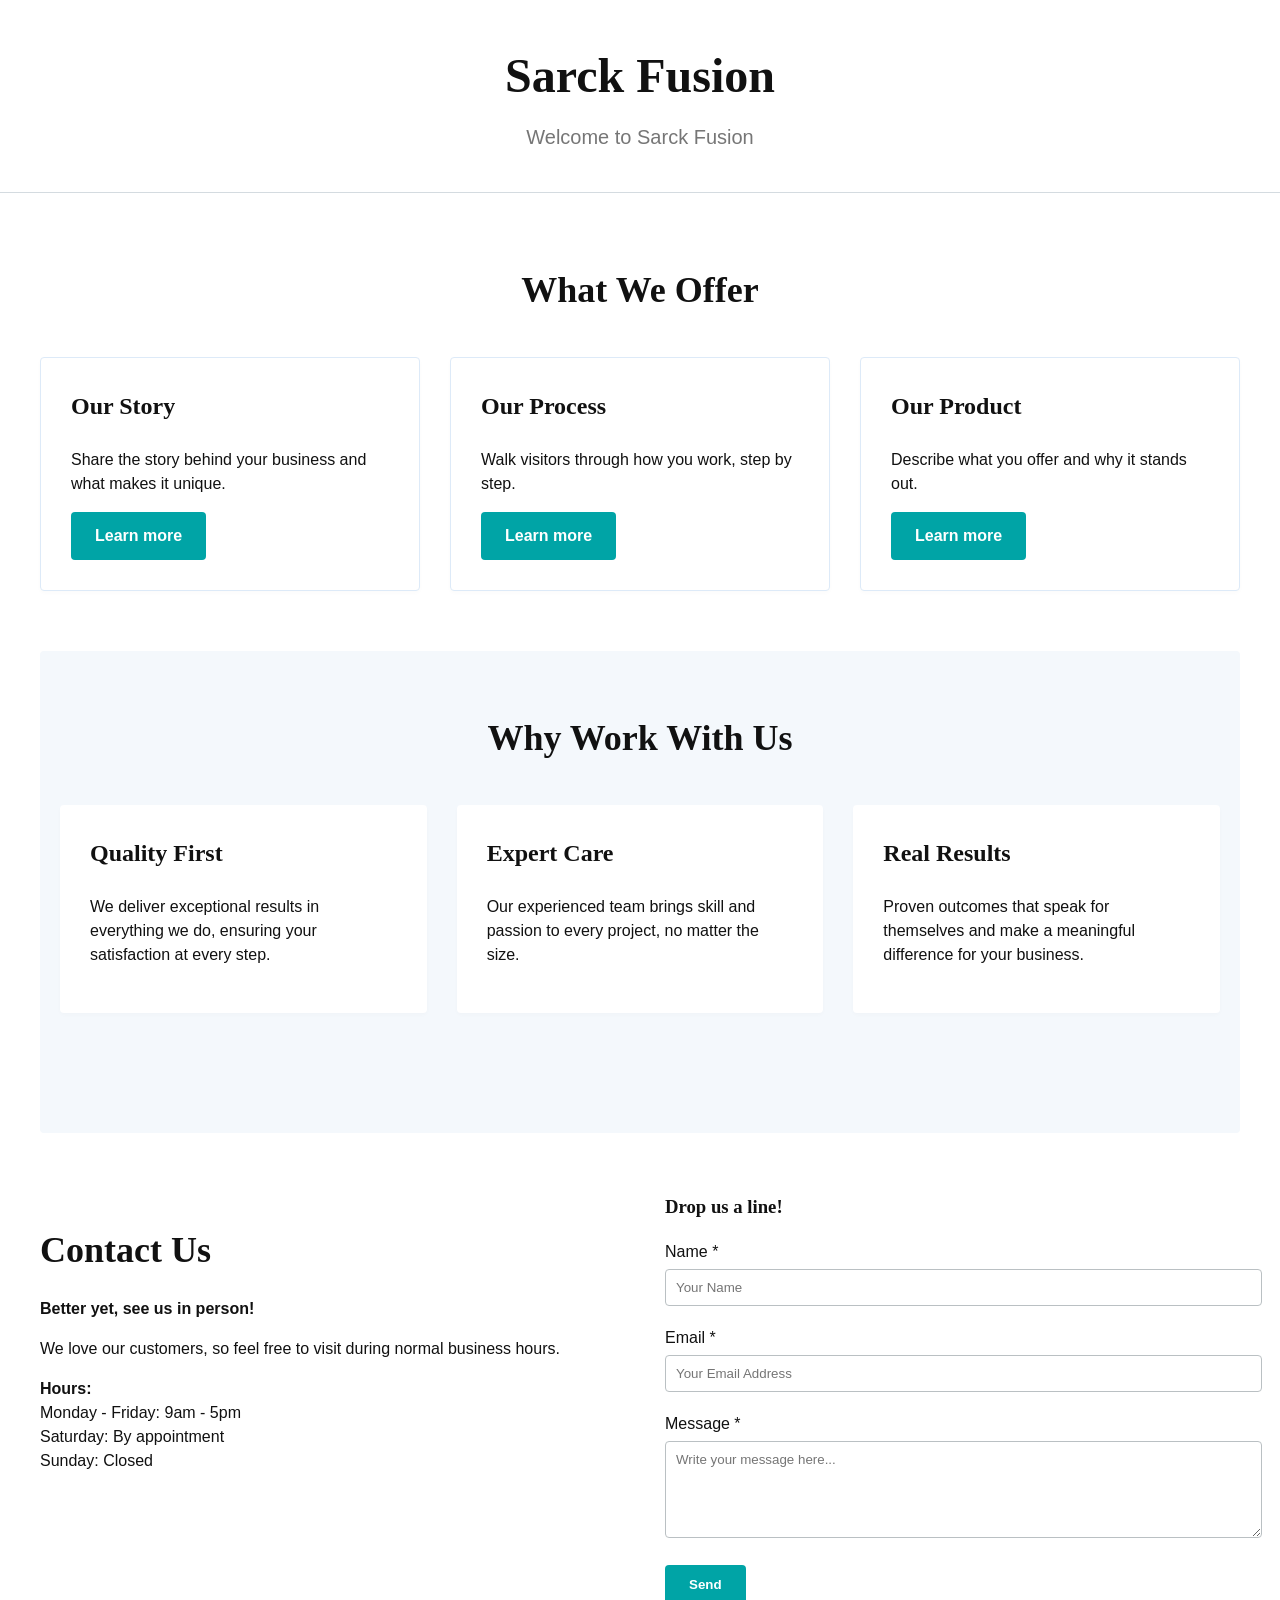
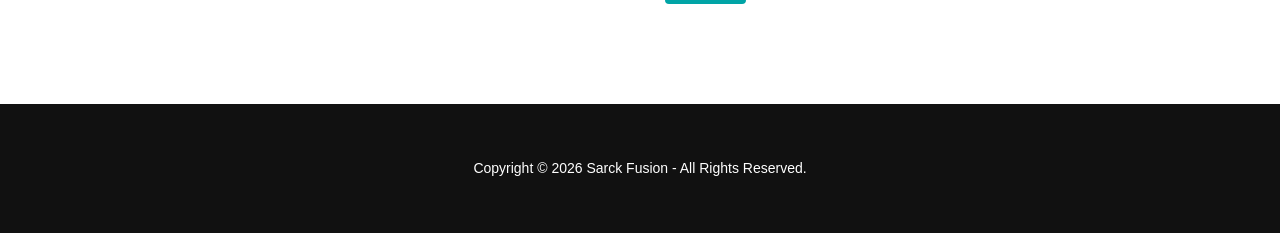
<file: indexold.html>
<!DOCTYPE html>
<html lang="en-IN" dir="ltr">
<head>
    <meta charset="UTF-8">
    <meta name="viewport" content="width=device-width, initial-scale=1.0">
    <title>Sarck Fusion</title>
    
    <!-- Design Fonts -->
    <link rel="stylesheet" href="https://wsimg.com">
    <link rel="stylesheet" href="https://wsimg.com">
    <link rel="stylesheet" href="https://wsimg.com">

    <style>
        :root {
            --primary-color: #00a4a6;
            --secondary-color: #09757a;
            --bg-color: #ffffff;
            --text-color: #111111;
            --muted-text: #767676;
            --accent-bg: #f4f8fc;
            --font-sans: 'gdsherpa', Helvetica, Arial, sans-serif;
            --font-serif: 'gd-sage', "Times New Roman", serif;
        }

        body {
            margin: 0;
            padding: 0;
            background-color: var(--bg-color);
            color: var(--text-color);
            font-family: var(--font-sans);
            line-height: 1.5;
        }

        header {
            background-color: var(--bg-color);
            padding: 40px 20px;
            text-align: center;
            border-bottom: 1px solid #d4dbe0;
        }

        .site-title {
            font-family: var(--font-serif);
            font-size: 3rem;
            font-weight: 700;
            margin: 0 0 10px 0;
        }

        .tagline {
            font-size: 1.25rem;
            color: var(--muted-text);
            margin: 0;
        }

        .container {
            max-width: 1200px;
            margin: 0 auto;
            padding: 40px 20px;
        }

        .section-title {
            font-family: var(--font-serif);
            font-size: 2.25rem;
            text-align: center;
            margin-bottom: 40px;
        }

        /* What We Offer / Cards Layout */
        .cards-grid {
            display: grid;
            grid-template-columns: repeat(auto-fit, minmax(300px, 1fr));
            gap: 30px;
            margin-bottom: 60px;
        }

        .card {
            background: var(--bg-color);
            border: 1px solid #ddeaf8;
            border-radius: 4px;
            padding: 30px;
            box-shadow: 0 2px 4px rgba(0,0,0,0.02);
            transition: transform 0.2s;
        }

        .card:hover {
            transform: translateY(-5px);
        }

        .card h3 {
            font-family: var(--font-serif);
            font-size: 1.5rem;
            margin-top: 0;
            color: var(--text-color);
        }

        /* Flex Section / Feature Layout */
        .features-strip {
            background-color: var(--accent-bg);
            padding: 60px 20px;
            border-radius: 4px;
            margin-bottom: 60px;
        }

        /* Contact & Form Layout */
        .contact-container {
            display: grid;
            grid-template-columns: 1fr 1fr;
            gap: 50px;
        }

        @media (max-width: 768px) {
            .contact-container {
                grid-template-columns: 1fr;
            }
        }

        .form-group {
            margin-bottom: 20px;
        }

        .form-group label {
            display: block;
            margin-bottom: 5px;
            font-weight: 500;
        }

        .form-group input, .form-group textarea {
            width: 100%;
            padding: 10px;
            border: 1px solid #bac0c3;
            border-radius: 4px;
            font-family: var(--font-sans);
        }

        .btn {
            display: inline-block;
            background-color: var(--primary-color);
            color: #ffffff;
            padding: 12px 24px;
            border: none;
            border-radius: 4px;
            font-weight: 700;
            text-decoration: none;
            cursor: pointer;
            text-align: center;
        }

        .btn:hover {
            background-color: var(--secondary-color);
        }

        footer {
            background-color: #111111;
            color: #ffffff;
            text-align: center;
            padding: 40px 20px;
            margin-top: 60px;
            font-size: 0.875rem;
        }
    </style>
</head>
<body>

    <!-- Header Section -->
    <header>
        <h1 class="site-title">Sarck Fusion</h1>
        <p class="tagline">Welcome to Sarck Fusion</p>
    </header>

    <div class="container">
        <!-- Site Content Focus Section -->
        <section>
            <h2 class="section-title">What We Offer</h2>
            <div class="cards-grid">
                <div class="card">
                    <h3>Our Story</h3>
                    <p>Share the story behind your business and what makes it unique.</p>
                    <a href="#" class="btn">Learn more</a>
                </div>
                <div class="card">
                    <h3>Our Process</h3>
                    <p>Walk visitors through how you work, step by step.</p>
                    <a href="#" class="btn">Learn more</a>
                </div>
                <div class="card">
                    <h3>Our Product</h3>
                    <p>Describe what you offer and why it stands out.</p>
                    <a href="#" class="btn">Learn more</a>
                </div>
            </div>
        </section>

        <!-- Service / Feature Matrix Section -->
        <section class="features-strip">
            <h2 class="section-title" style="margin-top:0;">Why Work With Us</h2>
            <div class="cards-grid">
                <div class="card" style="border:none;">
                    <h3>Quality First</h3>
                    <p>We deliver exceptional results in everything we do, ensuring your satisfaction at every step.</p>
                </div>
                <div class="card" style="border:none;">
                    <h3>Expert Care</h3>
                    <p>Our experienced team brings skill and passion to every project, no matter the size.</p>
                </div>
                <div class="card" style="border:none;">
                    <h3>Real Results</h3>
                    <p>Proven outcomes that speak for themselves and make a meaningful difference for your business.</p>
                </div>
            </div>
        </section>

        <!-- Contact Section -->
        <section class="contact-container">
            <div>
                <h2 class="section-title" style="text-align: left; margin-bottom: 20px;">Contact Us</h2>
                <p><strong>Better yet, see us in person!</strong></p>
                <p>We love our customers, so feel free to visit during normal business hours.</p>
                <p><strong>Hours:</strong><br>
                Monday - Friday: 9am - 5pm<br>
                Saturday: By appointment<br>
                Sunday: Closed</p>
            </div>
            <div>
                <h3 style="font-family: var(--font-serif); margin-top:0;">Drop us a line!</h3>
                <form action="#" method="POST" onsubmit="event.preventDefault(); alert('Inquiry Simulation: Form submitted successfully!');">
                    <div class="form-group">
                        <label for="name">Name *</label>
                        <input type="text" id="name" required placeholder="Your Name">
                    </div>
                    <div class="form-group">
                        <label for="email">Email *</label>
                        <input type="email" id="email" required placeholder="Your Email Address">
                    </div>
                    <div class="form-group">
                        <label for="message">Message *</label>
                        <textarea id="message" rows="5" required placeholder="Write your message here..."></textarea>
                    </div>
                    <button type="submit" class="btn">Send</button>
                </form>
            </div>
        </section>
    </div>

    <!-- Static Footer -->
    <footer>
        <p>Copyright © 2026 Sarck Fusion - All Rights Reserved.</p>
    </footer>

</body>
</html>
</file>
